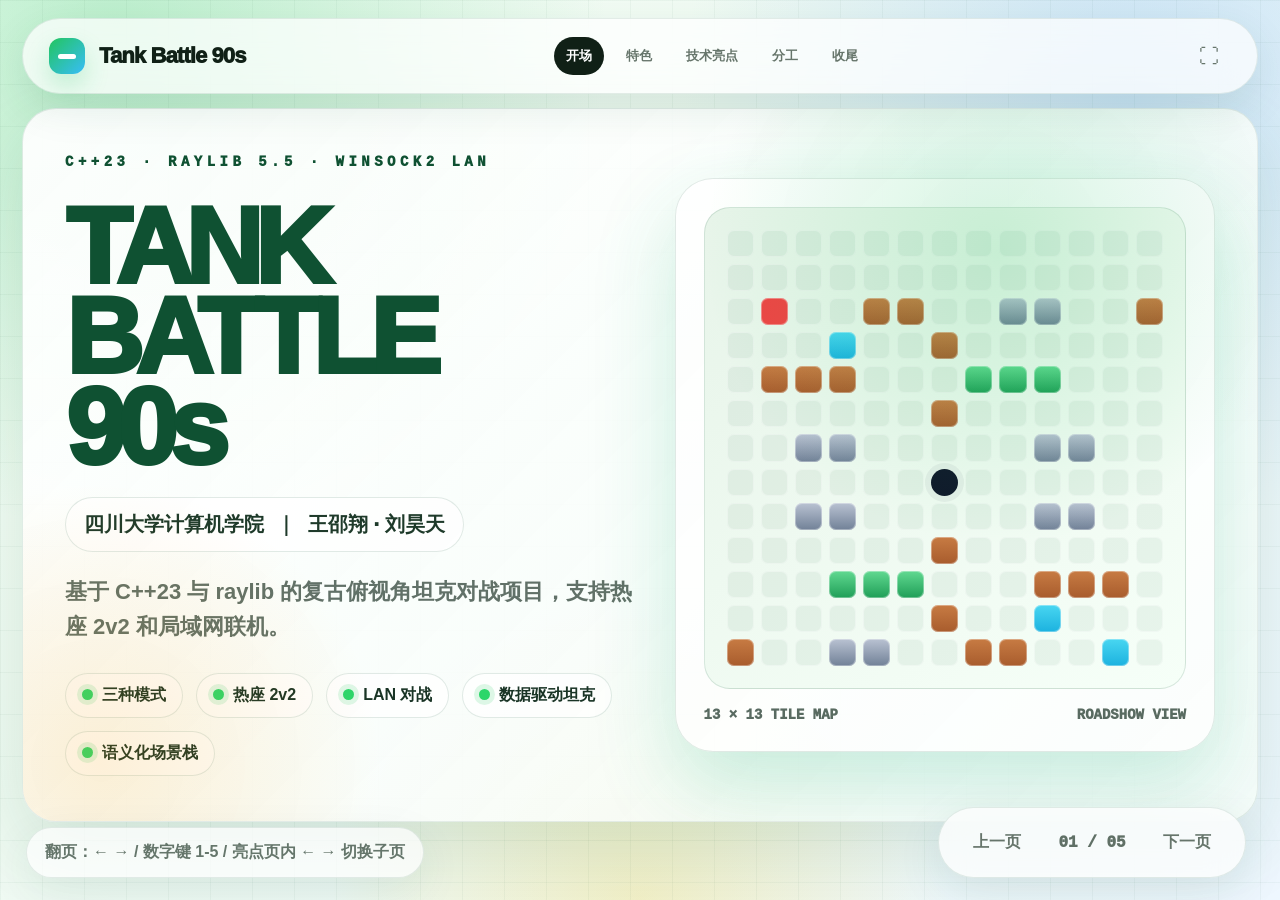
<file: docs/Roadshow/index.html>
<!DOCTYPE html>
<html lang="zh-CN">
<head>
  <meta charset="UTF-8" />
  <meta name="viewport" content="width=device-width, initial-scale=1.0" />
  <title>Tank Battle 90s | 路演技术展示</title>
  <link rel="stylesheet" href="css/styles.css">
</head>
<body>
  <div class="deck" id="deck">
    <!-- 动态加载的片段 -->
  </div>
  <script src="js/hero-map.js" defer></script>
  <script src="js/main.js" defer></script>
</body>
</html>
</file>
<file: docs/Roadshow/css/styles.css>
:root {
  --paper: #fbfff8;
  --paper-2: #f1fbf4;
  --ink: #102016;
  --ink-2: #1c3325;
  --muted: #65756b;
  --green: #16a34a;
  --green-deep: #0f5132;
  --teal: #0f766e;
  --cyan: #38bdf8;
  --blue: #60a5fa;
  --amber: #f59e0b;
  --brick: #bd6b35;
  --steel: #7f8da3;
  --water: #31c7ee;
  --grass: #31b668;
  --card: rgba(255, 255, 255, .88);
  --glass: rgba(255, 255, 255, .72);
  --line: rgba(16, 32, 22, .11);
  --shadow: 0 24px 76px rgba(22, 101, 52, .14);
  --shadow-soft: 0 16px 44px rgba(15, 81, 50, .10);
  --radius-xl: 34px;
  --radius-lg: 24px;
  --radius-md: 18px;
}

* { box-sizing: border-box; }
html, body { width: 100%; height: 100%; margin: 0; overflow: hidden; }
body {
  font-family: Inter, -apple-system, BlinkMacSystemFont, "Segoe UI", "PingFang SC", "Microsoft YaHei", sans-serif;
  color: var(--ink);
  background:
    radial-gradient(circle at 9% 4%, rgba(34,197,94,.28), transparent 34%),
    radial-gradient(circle at 88% 10%, rgba(96,165,250,.26), transparent 32%),
    radial-gradient(circle at 50% 100%, rgba(250,204,21,.22), transparent 28%),
    linear-gradient(135deg, #f7fff8 0%, #effaf2 38%, #eef7ff 100%);
}
body::before {
  content: "";
  position: fixed;
  inset: 0;
  background-image: linear-gradient(rgba(15,81,50,.04) 1px, transparent 1px), linear-gradient(90deg, rgba(15,81,50,.04) 1px, transparent 1px);
  background-size: 42px 42px;
  pointer-events: none;
}

.deck { width: 100%; height: 100%; position: relative; padding: 18px 46px 64px; }
.topbar {
  height: 76px;
  max-width: 1580px;
  margin: 0 auto 14px;
  display: flex;
  align-items: center;
  justify-content: space-between;
  padding: 0 26px;
  border-radius: 999px;
  background: rgba(255,255,255,.72);
  border: 1px solid rgba(15,81,50,.10);
  box-shadow: 0 14px 42px rgba(15,81,50,.10);
  backdrop-filter: blur(22px);
  position: relative;
  z-index: 30;
}
.brand { display: flex; align-items: center; gap: 14px; font-size: 22px; font-weight: 950; letter-spacing: -.04em; }
.brandMark { width: 36px; height: 36px; border-radius: 12px; background: linear-gradient(135deg, #22c55e, #38bdf8); position: relative; box-shadow: 0 12px 24px rgba(34,197,94,.22); }
.brandMark::after { content: ""; position: absolute; left: 9px; top: 16px; width: 18px; height: 5px; border-radius: 999px; background: white; }
.nav { display: flex; gap: 10px; align-items: center; }
.nav button, .pagerBtn {
  border: 0;
  border-radius: 999px;
  padding: 12px 18px;
  font: inherit;
  font-weight: 900;
  color: #66756b;
  background: transparent;
  cursor: pointer;
  transition: .2s ease;
}
.nav button.active, .nav button:hover, .pagerBtn:hover { background: #102016; color: white; }

.fullscreenBtn {
  border: 0;
  border-radius: 12px;
  width: 44px;
  height: 44px;
  font-size: 20px;
  display: grid;
  place-items: center;
  background: transparent;
  color: #66756b;
  cursor: pointer;
  transition: .2s ease;
  margin-left: 8px;
}
.fullscreenBtn:hover { background: #102016; color: white; }

/* ── 子页面导航 ── */

.subNav {
  position: relative;
  z-index: 1;
  display: flex;
  align-items: center;
  gap: 8px;
  padding: 0 72px 14px;
}
.subNavBtn {
  border: 0;
  border-radius: 999px;
  padding: 9px 16px;
  font: inherit;
  font-weight: 900;
  font-size: 14px;
  color: #66756b;
  background: rgba(240,250,243,.70);
  border: 1px solid rgba(15,81,50,.10);
  cursor: pointer;
  transition: .2s ease;
}
.subNavBtn.active, .subNavBtn:hover { background: var(--green-deep); color: white; border-color: var(--green-deep); }
.subPager {
  margin-left: auto;
  display: flex;
  align-items: center;
  gap: 10px;
}
.subPagerBtn {
  border: 0;
  border-radius: 999px;
  width: 34px;
  height: 34px;
  font-size: 13px;
  display: grid;
  place-items: center;
  background: rgba(240,250,243,.70);
  border: 1px solid rgba(15,81,50,.10);
  color: #66756b;
  cursor: pointer;
  transition: .2s ease;
}
.subPagerBtn:hover { background: var(--green-deep); color: white; }
.subCounter {
  font-family: ui-monospace, SFMono-Regular, Menlo, Consolas, monospace;
  font-weight: 950;
  font-size: 13px;
  color: #607066;
  min-width: 44px;
  text-align: center;
}

.subSlides {
  position: relative;
  height: calc(100% - 160px);
  overflow: hidden;
}
.subSlide {
  position: absolute;
  inset: 0;
  opacity: 0;
  transform: translateX(20px);
  pointer-events: none;
  transition: opacity .22s ease, transform .22s ease;
  overflow-y: auto;
  overflow-x: hidden;
  padding-bottom: 56px;
}
.subSlide.active { opacity: 1; transform: none; pointer-events: auto; }
.subSlide .highlightLayout {
  height: auto;
  min-height: 100%;
  padding-top: 6px;
}
.subSlide .highlightVisual {
  align-content: start;
}

.slide {
  position: absolute;
  left: 46px;
  right: 46px;
  top: 108px;
  bottom: 78px;
  opacity: 0;
  transform: translateX(34px) scale(.985);
  pointer-events: none;
  transition: opacity .28s ease, transform .28s ease;
}
.slide.active { opacity: 1; transform: none; pointer-events: auto; }
.panel {
  width: 100%;
  height: 100%;
  max-width: 1720px;
  margin: 0 auto;
  border-radius: var(--radius-xl);
  background: linear-gradient(135deg, rgba(255,255,255,.92), rgba(246,252,248,.82));
  border: 1px solid rgba(15,81,50,.10);
  box-shadow: var(--shadow);
  overflow: hidden;
  position: relative;
}
.panel::before {
  content: "";
  position: absolute;
  inset: -25% -5% auto auto;
  width: 640px;
  height: 640px;
  background: radial-gradient(circle, rgba(34,197,94,.18), transparent 65%);
  pointer-events: none;
}
.panel::after {
  content: "";
  position: absolute;
  inset: auto auto -34% -18%;
  width: 600px;
  height: 600px;
  background: radial-gradient(circle, rgba(245,158,11,.16), transparent 66%);
  pointer-events: none;
}

.heroGrid { display: grid; grid-template-columns: 1.04fr .96fr; gap: 64px; align-items: center; padding: 56px 76px; }
.eyebrow, .kicker { font-family: ui-monospace, SFMono-Regular, Menlo, Consolas, monospace; font-size: 14px; letter-spacing: .32em; text-transform: uppercase; color: var(--green-deep); font-weight: 950; }
.heroTitle { margin: 32px 0 16px; font-size: clamp(76px, 8.4vw, 150px); line-height: .84; letter-spacing: -.075em; color: var(--green-deep); font-weight: 1000; }
.heroMeta { display: inline-flex; gap: 12px; align-items: center; margin: 8px 0 22px; padding: 13px 18px; border-radius: 999px; background: rgba(255,255,255,.72); border: 1px solid rgba(15,81,50,.12); font-size: 20px; font-weight: 950; color: #1e3a2a; }
.heroCopy { max-width: 760px; color: #617168; font-size: clamp(22px, 1.55vw, 28px); line-height: 1.62; font-weight: 650; margin: 0 0 28px; }
.tagRow { display: flex; flex-wrap: wrap; gap: 13px; }
.tag { border-radius: 999px; padding: 11px 16px; background: rgba(255,255,255,.70); border: 1px solid rgba(15,81,50,.12); color: #193425; font-weight: 900; font-size: 16px; }
.tag::before { content: ""; display: inline-block; width: 11px; height: 11px; background: #2bd66a; border-radius: 999px; margin-right: 9px; box-shadow: 0 0 0 5px rgba(34,197,94,.15); }

.mapDevice { padding: 28px; background: rgba(255,255,255,.64); border-radius: 38px; border: 1px solid rgba(15,81,50,.12); box-shadow: 0 34px 80px rgba(38,180,124,.23); }
.mapFrame { aspect-ratio: 1 / 1; padding: 22px; display: grid; grid-template-columns: repeat(13, 1fr); gap: 7px; border-radius: 26px; background: linear-gradient(145deg, #e7f4e9, #f6fff8); border: 1px solid rgba(15,81,50,.13); }
.tile { border-radius: 7px; background: rgba(15,81,50,.06); box-shadow: inset 0 0 0 1px rgba(255,255,255,.35); }
.tile.brick { background: linear-gradient(#c77b43, #a85c2d); }
.tile.steel { background: linear-gradient(#b9c2d2, #718197); }
.tile.water { background: linear-gradient(#48d6f1, #1cb2df); }
.tile.grass { background: linear-gradient(#61d991, #1f9e57); }
.tile.base { background: #ef4444; }
.tile.tank { border-radius: 50%; background: #0f172a; box-shadow: 0 0 0 6px rgba(15,23,42,.05); }
.mapCaption { display: flex; justify-content: space-between; margin-top: 18px; font-family: ui-monospace, SFMono-Regular, Menlo, Consolas, monospace; color: #596b61; font-weight: 950; font-size: 14px; }

.pageHead { position: relative; z-index: 1; padding: 48px 72px 18px; }
.pageTitle { margin: 14px 0 14px; font-size: clamp(50px, 5.2vw, 88px); line-height: .98; letter-spacing: -.065em; color: var(--ink); font-weight: 1000; }
.pageSub { max-width: 1120px; color: #607166; font-size: clamp(20px, 1.6vw, 28px); line-height: 1.55; font-weight: 700; margin: 0; }

.featureGrid { position: relative; z-index: 1; display: grid; grid-template-columns: repeat(4, 1fr); gap: 20px; padding: 18px 72px 48px; height: calc(100% - 190px); }
.featureCard {
  min-width: 0;
  border-radius: 28px;
  background: rgba(255,255,255,.82);
  border: 1px solid rgba(15,81,50,.12);
  padding: 28px;
  display: flex;
  flex-direction: column;
  justify-content: space-between;
  box-shadow: var(--shadow-soft);
}
.featureIcon { width: 58px; height: 58px; border-radius: 20px; display: grid; place-items: center; background: linear-gradient(135deg, rgba(34,197,94,.18), rgba(56,189,248,.16)); font-size: 27px; }
.featureNum { margin-top: 14px; font-family: ui-monospace, SFMono-Regular, Menlo, Consolas, monospace; color: rgba(15,81,50,.42); font-size: 16px; font-weight: 1000; }
.featureTitle { margin: 22px 0 10px; font-size: clamp(24px, 2.0vw, 36px); line-height: 1.05; letter-spacing: -.05em; color: var(--green-deep); font-weight: 1000; }
.featureBrief { color: #5f7066; font-size: clamp(16px, 1.05vw, 20px); line-height: 1.45; font-weight: 800; margin: 0; }
.featureDetail { margin-top: 22px; padding-top: 20px; border-top: 1px solid rgba(15,81,50,.10); color: #314a39; font-size: clamp(15px, 1vw, 18px); line-height: 1.62; font-weight: 650; }
.miniCode { margin-top: 18px; padding: 12px 14px; border-radius: 16px; background: #102016; color: #c7f9d7; font-family: ui-monospace, SFMono-Regular, Menlo, Consolas, monospace; font-size: 13px; line-height: 1.45; }

.highlightLayout { position: relative; z-index: 1; display: grid; grid-template-columns: .9fr 1.1fr; gap: 34px; padding: 18px 72px 54px; height: calc(100% - 198px); }
.highlightIntro, .highlightVisual, .workCard, .finalCard {
  background: rgba(255,255,255,.80);
  border: 1px solid rgba(15,81,50,.12);
  border-radius: 30px;
  box-shadow: var(--shadow-soft);
  padding: 30px;
  min-height: 0;
}
.highlightIntro h3 { margin: 0 0 18px; font-size: clamp(34px, 3.4vw, 56px); line-height: 1.02; letter-spacing: -.055em; color: var(--green-deep); font-weight: 1000; }
.highlightIntro p { margin: 0; color: #5f7066; font-size: clamp(18px, 1.22vw, 22px); line-height: 1.65; font-weight: 680; }
.chips { display: grid; grid-template-columns: repeat(2, 1fr); gap: 14px; margin-top: 24px; }
.chipBox { padding: 18px; border-radius: 20px; background: rgba(240,250,243,.80); border: 1px solid rgba(15,81,50,.10); }
.chipBox b { display: block; color: #132217; font-size: 19px; margin-bottom: 8px; }
.chipBox span { display: block; color: #627369; font-size: 15px; line-height: 1.45; font-weight: 650; }
.codeBlock { margin-top: 24px; border-radius: 22px; background: #0f1d15; color: #c8f7d7; padding: 20px; font-family: ui-monospace, SFMono-Regular, Menlo, Consolas, monospace; font-size: clamp(13px, .92vw, 16px); line-height: 1.7; white-space: pre-wrap; }
.highlightVisual { display: grid; align-content: center; gap: 18px; }
.flowLine { display: flex; align-items: center; gap: 12px; flex-wrap: wrap; }
.scenePill, .netNode { padding: 14px 18px; border-radius: 18px; background: rgba(240,250,243,.90); border: 1px solid rgba(15,81,50,.12); font-weight: 950; color: #173424; }
.arrow { font-weight: 1000; color: var(--green-deep); opacity: .75; }
.stackPreview { margin-top: 10px; border-radius: 24px; background: #102016; padding: 22px; color: #c8f7d7; font-family: ui-monospace, SFMono-Regular, Menlo, Consolas, monospace; display: grid; gap: 12px; }
.statGrid { display: grid; grid-template-columns: repeat(2, 1fr); gap: 14px; }
.tankMini { border-radius: 22px; background: rgba(240,250,243,.84); border: 1px solid rgba(15,81,50,.12); padding: 18px; }
.tankMini h4 { margin: 0 0 12px; color: var(--green-deep); font-size: 22px; }
.tankMini p { margin: 0; color: #617168; font-size: 15px; line-height: 1.45; font-weight: 650; }
.tileLegend { display: grid; grid-template-columns: repeat(3, 1fr); gap: 12px; }
.legendItem { display: flex; align-items: center; gap: 12px; padding: 15px; border-radius: 18px; background: rgba(240,250,243,.80); border: 1px solid rgba(15,81,50,.10); font-weight: 850; color: #22382a; }
.swatch { width: 28px; height: 28px; border-radius: 8px; }
.netDiagram { display: grid; grid-template-columns: 1fr 1fr; gap: 20px; align-items: stretch; }
.netNode { min-height: 170px; display: flex; flex-direction: column; justify-content: center; align-items: center; text-align: center; font-size: 24px; background: rgba(240,250,243,.86); }
.netNode span { margin-top: 10px; font-size: 16px; color: #63746a; }
.netTransfer { grid-column: 1 / -1; display: grid; gap: 12px; }
.transferRow { border-radius: 18px; padding: 14px 18px; background: #102016; color: #c8f7d7; font-family: ui-monospace, SFMono-Regular, Menlo, Consolas, monospace; font-weight: 900; }

.workGrid { position: relative; z-index: 1; display: grid; grid-template-columns: repeat(3, 1fr); gap: 22px; padding: 18px 72px 54px; height: calc(100% - 198px); }
.workCard h3 { margin: 0; color: var(--green-deep); font-size: clamp(30px, 2.6vw, 46px); letter-spacing: -.055em; }
.role { margin: 12px 0 20px; display: inline-block; border-radius: 999px; padding: 9px 13px; background: rgba(34,197,94,.12); color: #12643b; font-weight: 950; }
.workCard p { color: #607166; font-size: clamp(16px, 1.07vw, 19px); line-height: 1.62; font-weight: 650; }
.workList { display: grid; gap: 10px; margin-top: 18px; }
.workItem { padding: 13px 14px; border-radius: 16px; background: rgba(240,250,243,.82); border: 1px solid rgba(15,81,50,.10); color: #263c2d; font-weight: 850; font-size: 15px; }

.finalLayout { position: relative; z-index: 1; display: grid; grid-template-columns: 1.1fr .9fr; gap: 38px; align-items: center; padding: 72px; height: 100%; }
.finalTitle { font-size: clamp(48px, 5.8vw, 86px); line-height: 1.02; letter-spacing: -.065em; color: var(--green-deep); font-weight: 1000; margin: 16px 0 0; }
.finalCopy { margin-top: 26px; color: #617168; font-size: clamp(20px, 1.48vw, 27px); line-height: 1.65; font-weight: 650; }
.finalList { display: grid; gap: 18px; }
.finalCard h3 { font-size: 26px; color: var(--green-deep); margin: 0 0 10px; }
.finalCard p { color: #65766b; font-size: 18px; line-height: 1.5; font-weight: 650; margin: 0; }
.thanks { margin-top: 34px; font-size: clamp(30px, 2.4vw, 42px); line-height: 1.3; font-weight: 1000; color: #142217; }

.pager { position: fixed; right: 34px; bottom: 22px; z-index: 40; display: flex; align-items: center; gap: 16px; padding: 12px 16px; border-radius: 999px; background: rgba(255,255,255,.75); backdrop-filter: blur(18px); border: 1px solid rgba(15,81,50,.11); box-shadow: 0 14px 45px rgba(15,81,50,.10); }
.pageCounter { font-family: ui-monospace, SFMono-Regular, Menlo, Consolas, monospace; font-weight: 950; color: #607066; min-width: 74px; text-align: center; }
.hint { position: fixed; left: 26px; bottom: 22px; z-index: 40; border-radius: 999px; padding: 14px 18px; background: rgba(255,255,255,.72); border: 1px solid rgba(15,81,50,.10); color: #65766b; font-weight: 850; box-shadow: 0 14px 45px rgba(15,81,50,.08); }

@media (max-width: 1280px) {
  .deck { padding-left: 22px; padding-right: 22px; }
  .slide { left: 22px; right: 22px; }
  .nav button { padding: 10px 12px; font-size: 13px; }
  .heroGrid, .highlightLayout, .finalLayout { gap: 24px; padding: 42px; }
  .pageHead { padding: 36px 42px 12px; }
  .featureGrid, .workGrid { padding: 12px 42px 42px; gap: 14px; }
  .highlightLayout { padding: 12px 42px 42px; }
}
</file>
